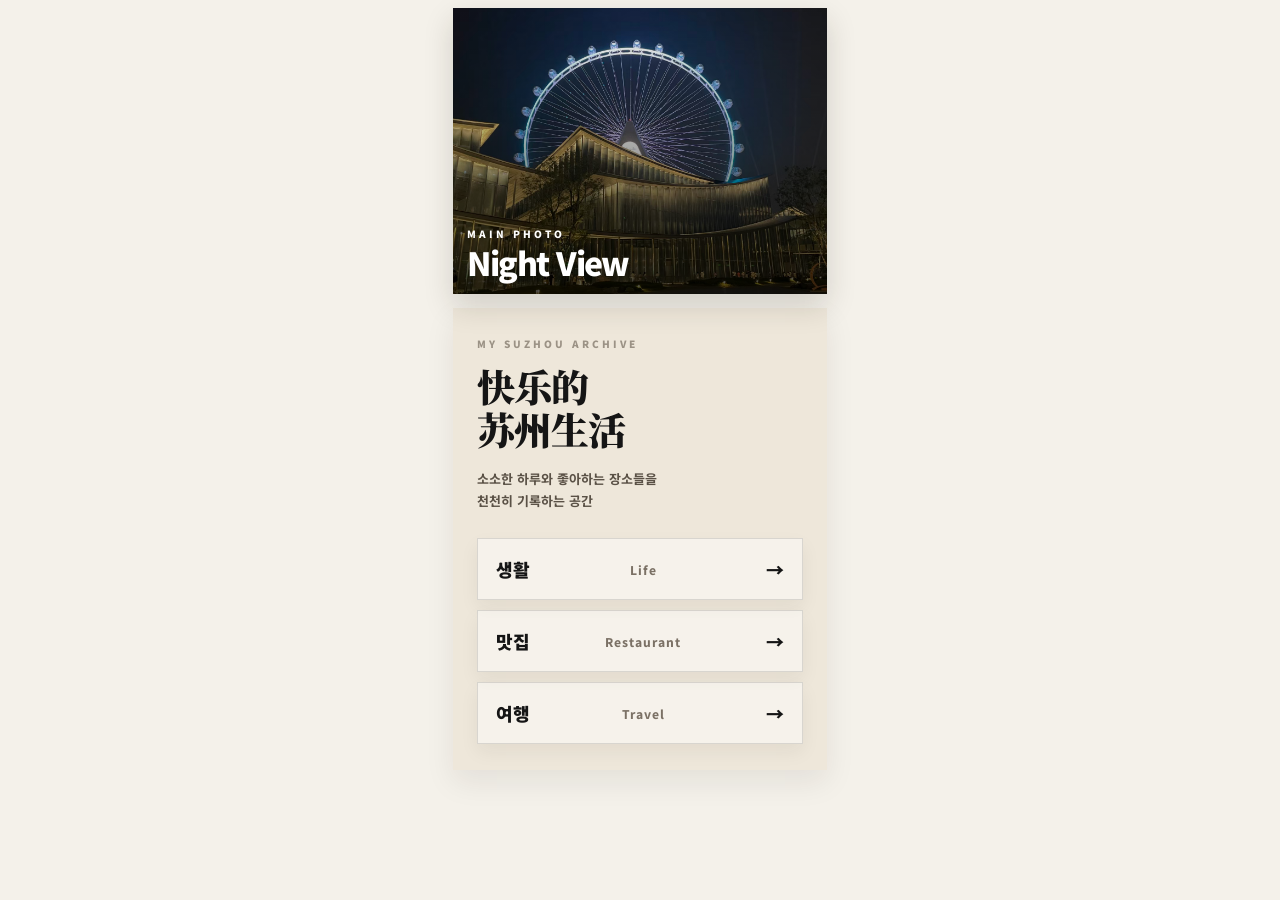
<file: index.html>
<!DOCTYPE html>
<html lang="ko">
<head>
  <meta charset="UTF-8">
  <meta http-equiv="Content-Type" content="text/html; charset=UTF-8">
  <meta name="viewport" content="width=device-width, initial-scale=1.0">
  <title>M-TR</title>
  <link rel="stylesheet" href="./style.css?v=50">
</head>
<body>

  <main class="page">

    <section class="hero-card">
      <img src="images/main.jpg" alt="main photo">

      <div class="hero-text">
        <p>MAIN PHOTO</p>
        <h1>Night View</h1>
      </div>
    </section>

    <section class="archive-card">

      <p class="sub-label">MY SUZHOU ARCHIVE</p>

      <h2 class="main-title">
        快乐的<br>
        苏州生活
      </h2>

      <p class="archive-sub">
        소소한 하루와 좋아하는 장소들을<br>
        천천히 기록하는 공간
      </p>

      <nav class="category-menu">
        <a href="life.html">
          <strong>생활</strong>
          <span>Life</span>
        </a>

        <a href="restaurants.html">
          <strong>맛집</strong>
          <span>Restaurant</span>
        </a>

        <a href="travel.html">
          <strong>여행</strong>
          <span>Travel</span>
        </a>
      </nav>

    </section>

  </main>

</body>
</html>
</file>
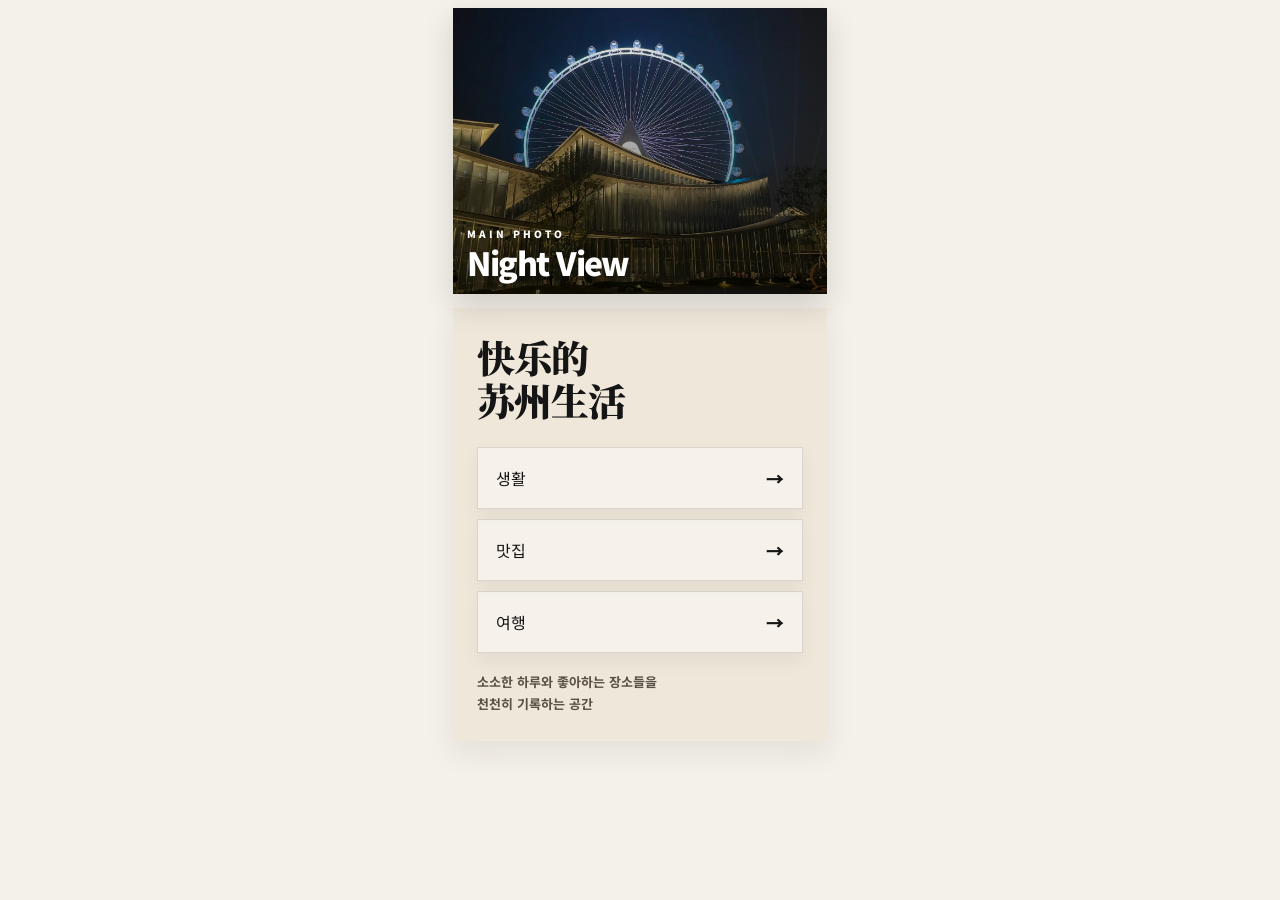
<file: life.html>
<!DOCTYPE html>
<html lang="ko">
<head>
  <meta charset="UTF-8">
  <meta http-equiv="Content-Type" content="text/html; charset=UTF-8">
  <meta name="viewport" content="width=device-width, initial-scale=1.0">
  <title>M-TR</title>
  <link rel="stylesheet" href="./style.css?v=24">
</head>
<body>

  <main class="page">

    <section class="hero-card">
      <img src="images/main.jpg" alt="main photo">

      <div class="hero-text">
        <p>MAIN PHOTO</p>
        <h1>Night View</h1>
      </div>
    </section>

    <section class="archive-card">

      <h2 class="main-title">
        快乐的<br>
        苏州生活
      </h2>

      <nav class="category-menu">
        <a href="life.html">생활</a>
        <a href="restaurants.html">맛집</a>
        <a href="travel.html">여행</a>
      </nav>

      <p class="archive-sub">
        소소한 하루와 좋아하는 장소들을<br>
        천천히 기록하는 공간
      </p>

    </section>

  </main>

</body>
</html>
</file>
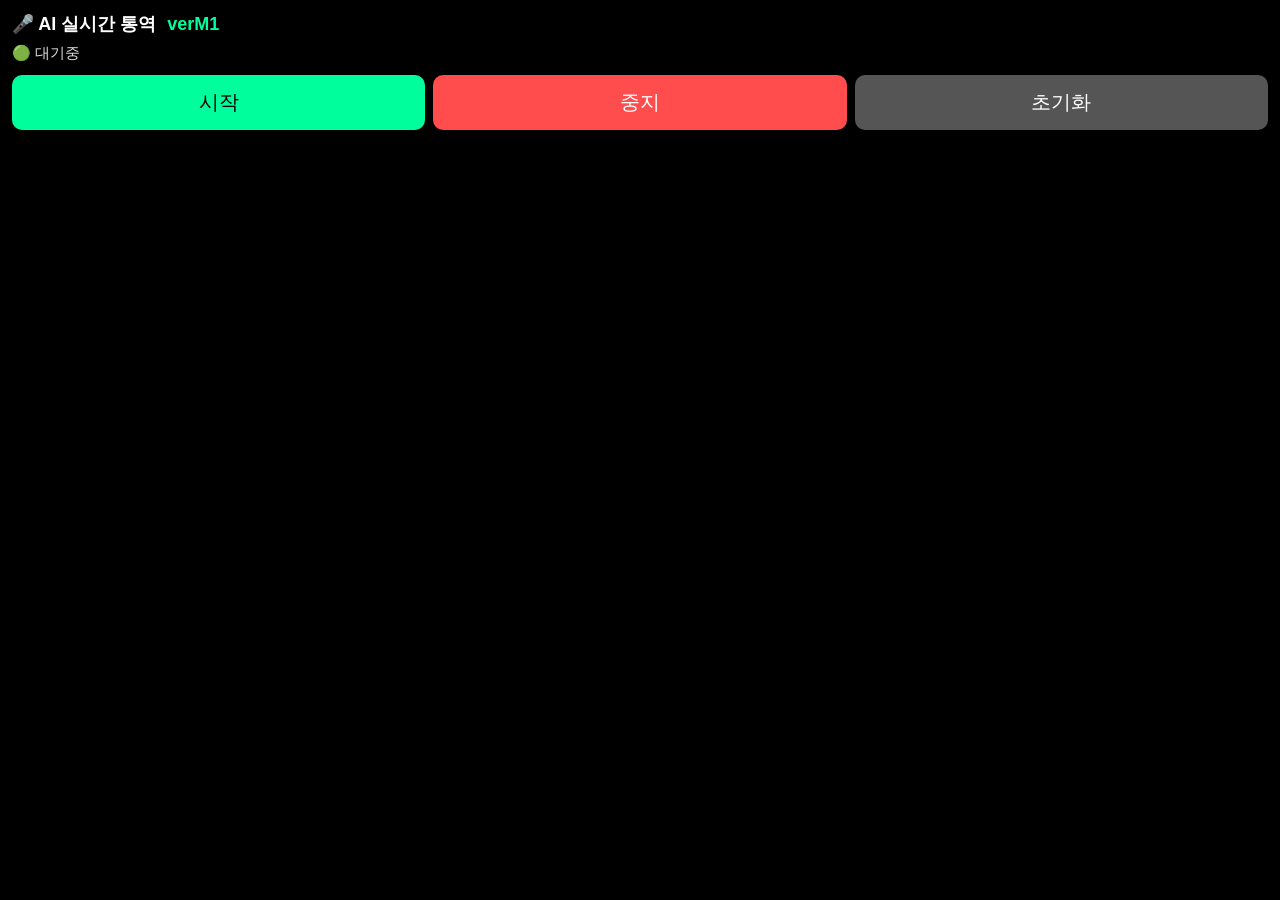
<file: mobile.html>
<!DOCTYPE html>
<html lang="ko">
<head>
<meta charset="UTF-8">
<meta name="viewport" content="width=device-width, initial-scale=1.0">
<title>AI 실시간 통역 mobile verM1</title>

<style>
body{
  background:#000;
  color:#fff;
  font-family:Arial, sans-serif;
  margin:0;
  overflow:hidden;
}

#header{
  position:fixed;
  top:12px;
  left:12px;
  right:12px;
  z-index:10;
}

#title{
  font-size:18px;
  font-weight:bold;
  color:#fff;
}

#version{
  color:#00FF9C;
  margin-left:6px;
}

#status{
  margin-top:8px;
  font-size:15px;
  color:#ddd;
}

#controls{
  margin-top:12px;
  display:flex;
  gap:8px;
  flex-wrap:wrap;
}

#controls button{
  flex:1;
  min-width:90px;
  font-size:20px;
  padding:14px 16px;
  border:none;
  border-radius:10px;
  cursor:pointer;
}

#startBtn{
  background:#00FF9C;
  color:#000;
}

#stopBtn{
  background:#ff4d4d;
  color:#fff;
}

#clearBtn{
  background:#555;
  color:#fff;
}

#subtitleBox{
  position:absolute;
  top:140px;
  bottom:0;
  left:0;
  right:0;
  overflow-y:auto;
  padding:16px;
  box-sizing:border-box;
  text-align:center;
}

.subtitle{
  font-size:30px;
  color:#00FF9C;
  font-weight:bold;
  max-width:95%;
  margin:14px auto;
  line-height:1.45;
  word-break:keep-all;
  white-space:pre-line;
}
</style>
</head>

<body>

<div id="header">
  <div id="title">
    🎤 AI 실시간 통역 <span id="version">verM1</span>
  </div>

  <div id="status">🟢 대기중</div>

  <div id="controls">
    <button id="startBtn" onclick="start()">시작</button>
    <button id="stopBtn" onclick="stop()">중지</button>
    <button id="clearBtn" onclick="clearSubtitle()">초기화</button>
  </div>
</div>

<div id="subtitleBox"></div>

<script>
let recognition;
let running = false;
let translating = false;
let lastSentence = "";
let queue = [];

const MAX_SUBTITLES = 6;
const MIN_SENTENCE_LENGTH = 5;

function cleanText(text){
  return text
    .replace(/^(啊|嗯|哦|这个|那个|然后|所以|就是|음|아|어|그|저기)+/g, "")
    .replace(/[.,!?。，！？…—-]/g, "")
    .replace(/\s+/g, " ")
    .trim();
}

function splitSentence(text){
  if(text.length > 24){
    text = text.replace(/(그리고|하지만|그래서|또|또한)/g, "\n$1");
  }
  return text;
}

function start(){
  if(running) return;

  const SpeechRecognitionClass = window.SpeechRecognition || window.webkitSpeechRecognition;
  if(!SpeechRecognitionClass){
    alert("이 브라우저에서는 음성 인식을 지원하지 않아요.");
    return;
  }

  running = true;
  document.getElementById("status").innerText = "🔴 통역중";

  recognition = new SpeechRecognitionClass();
  recognition.lang = "zh-CN";
  recognition.continuous = true;
  recognition.interimResults = false;
  recognition.maxAlternatives = 1;

  recognition.start();

  recognition.onresult = function(event){
    let sentence = event.results[event.results.length - 1][0].transcript;

    sentence = cleanText(sentence);

    if(sentence.length < MIN_SENTENCE_LENGTH) return;
    if(sentence === lastSentence) return;

    lastSentence = sentence;
    queue.push(sentence);
    processQueue();
  };

  recognition.onend = function(){
    if(running){
      try{
        recognition.start();
      }catch(e){}
    }
  };

  recognition.onerror = function(){
    // 모바일에서는 상태 문구 과하게 바꾸지 않음
  };
}

function stop(){
  running = false;

  if(recognition){
    try{
      recognition.stop();
    }catch(e){}
  }

  document.getElementById("status").innerText = "🟢 대기중";
}

async function processQueue(){
  if(translating) return;
  if(queue.length === 0) return;

  translating = true;
  const text = queue.shift();

  try{
    const url = `https://translate.googleapis.com/translate_a/single?client=gtx&sl=zh-CN&tl=ko&dt=t&q=${encodeURIComponent(text)}`;
    const res = await fetch(url);
    const data = await res.json();

    let translated = data?.[0]?.map(item => item[0]).join("") || "";
    translated = splitSentence(translated);
    translated = cleanText(translated);

    if(translated.length >= 2){
      addSubtitle(translated);
    }
  }catch(e){
    addSubtitle("번역 오류");
  }

  translating = false;
  processQueue();
}

function addSubtitle(text){
  const box = document.getElementById("subtitleBox");

  const div = document.createElement("div");
  div.className = "subtitle";
  div.innerText = text;

  box.appendChild(div);

  while(box.children.length > MAX_SUBTITLES){
    box.removeChild(box.firstChild);
  }

  box.scrollTop = box.scrollHeight;
}

function clearSubtitle(){
  document.getElementById("subtitleBox").innerHTML = "";
  queue = [];
  lastSentence = "";
}
</script>

</body>
</html>
</file>
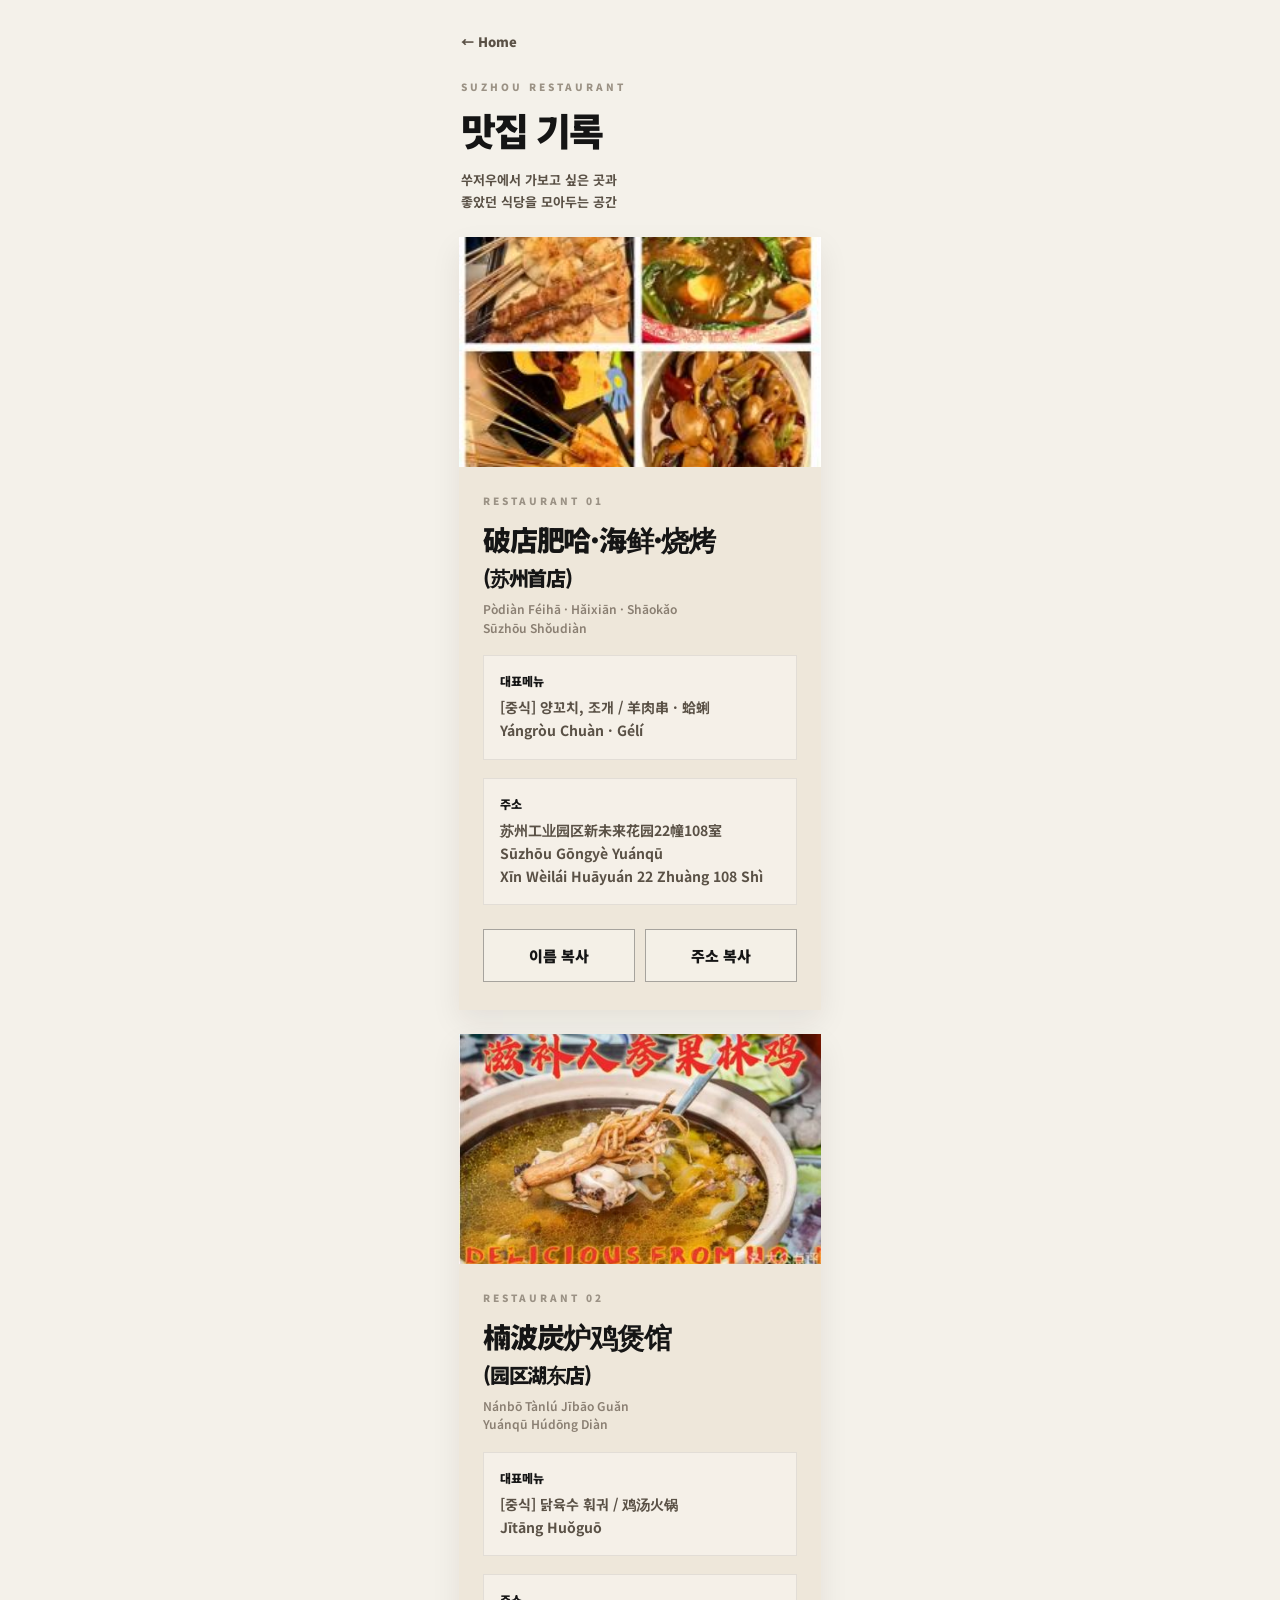
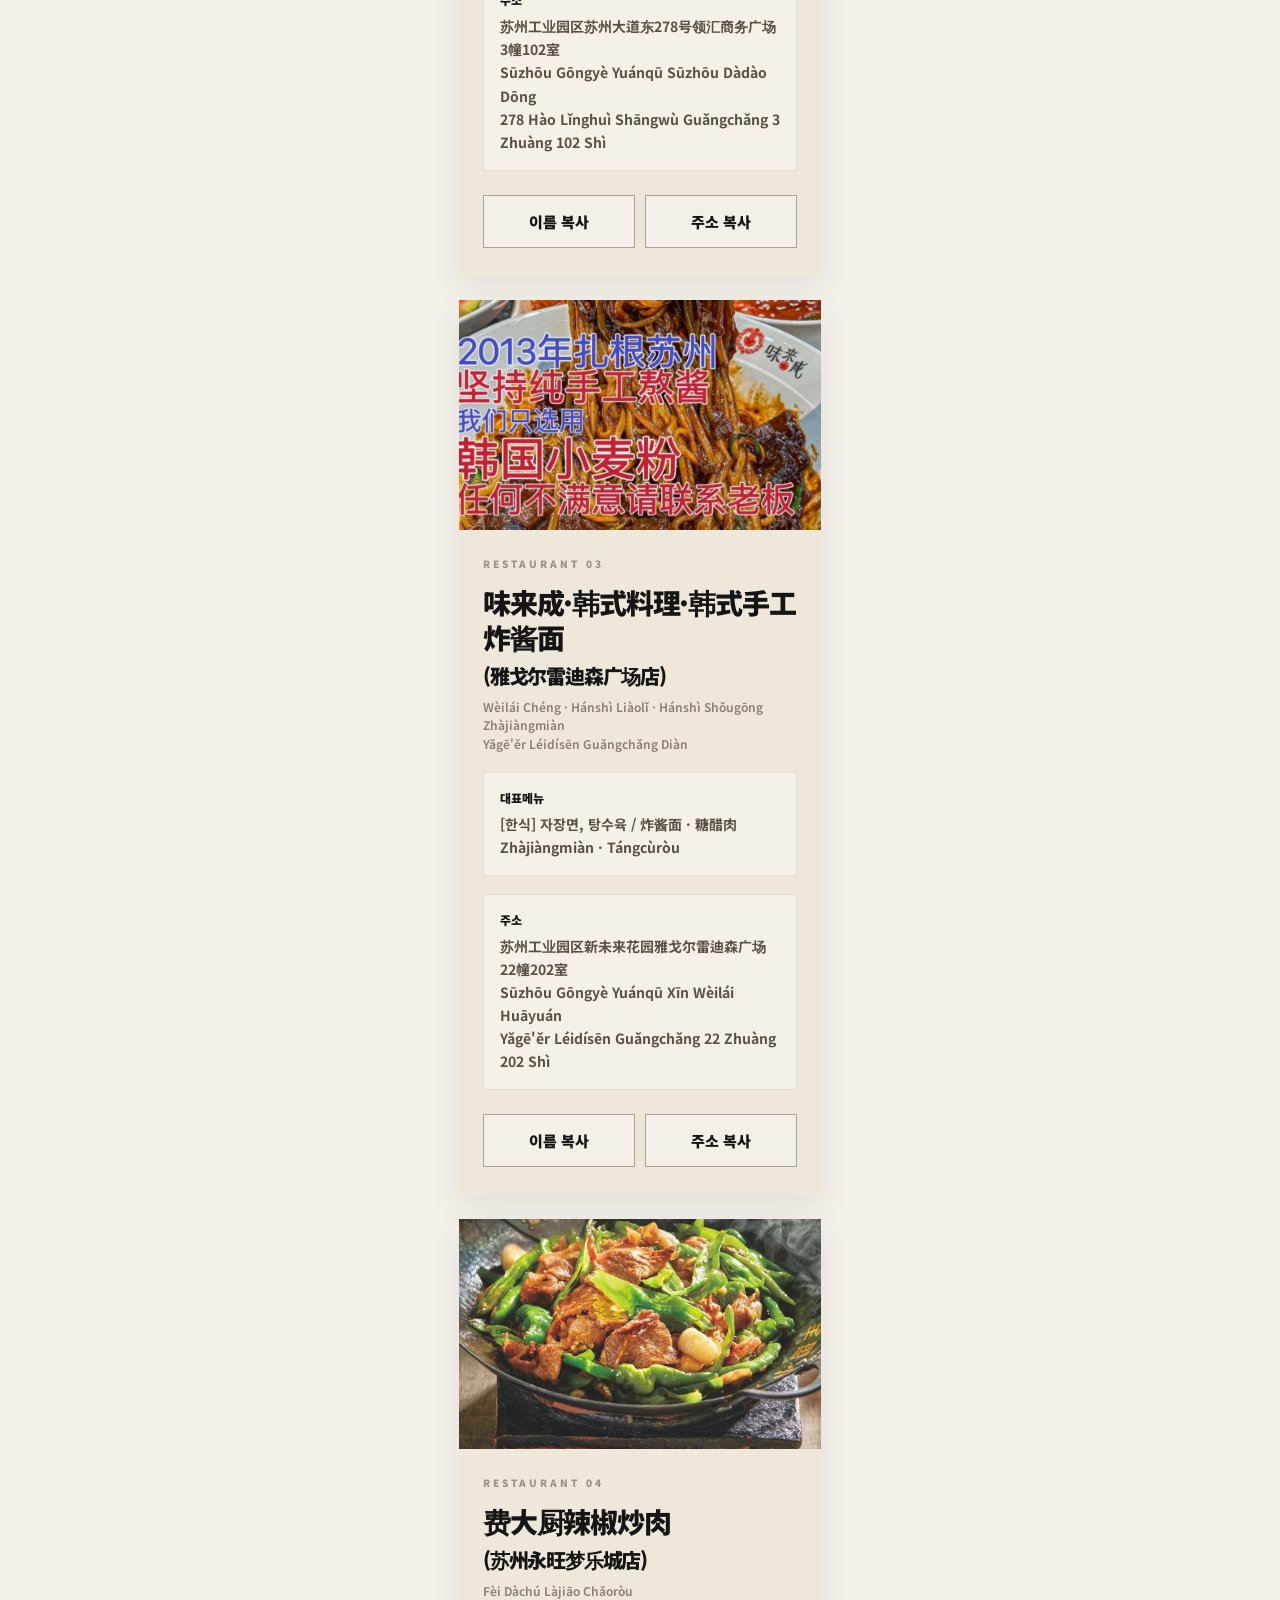
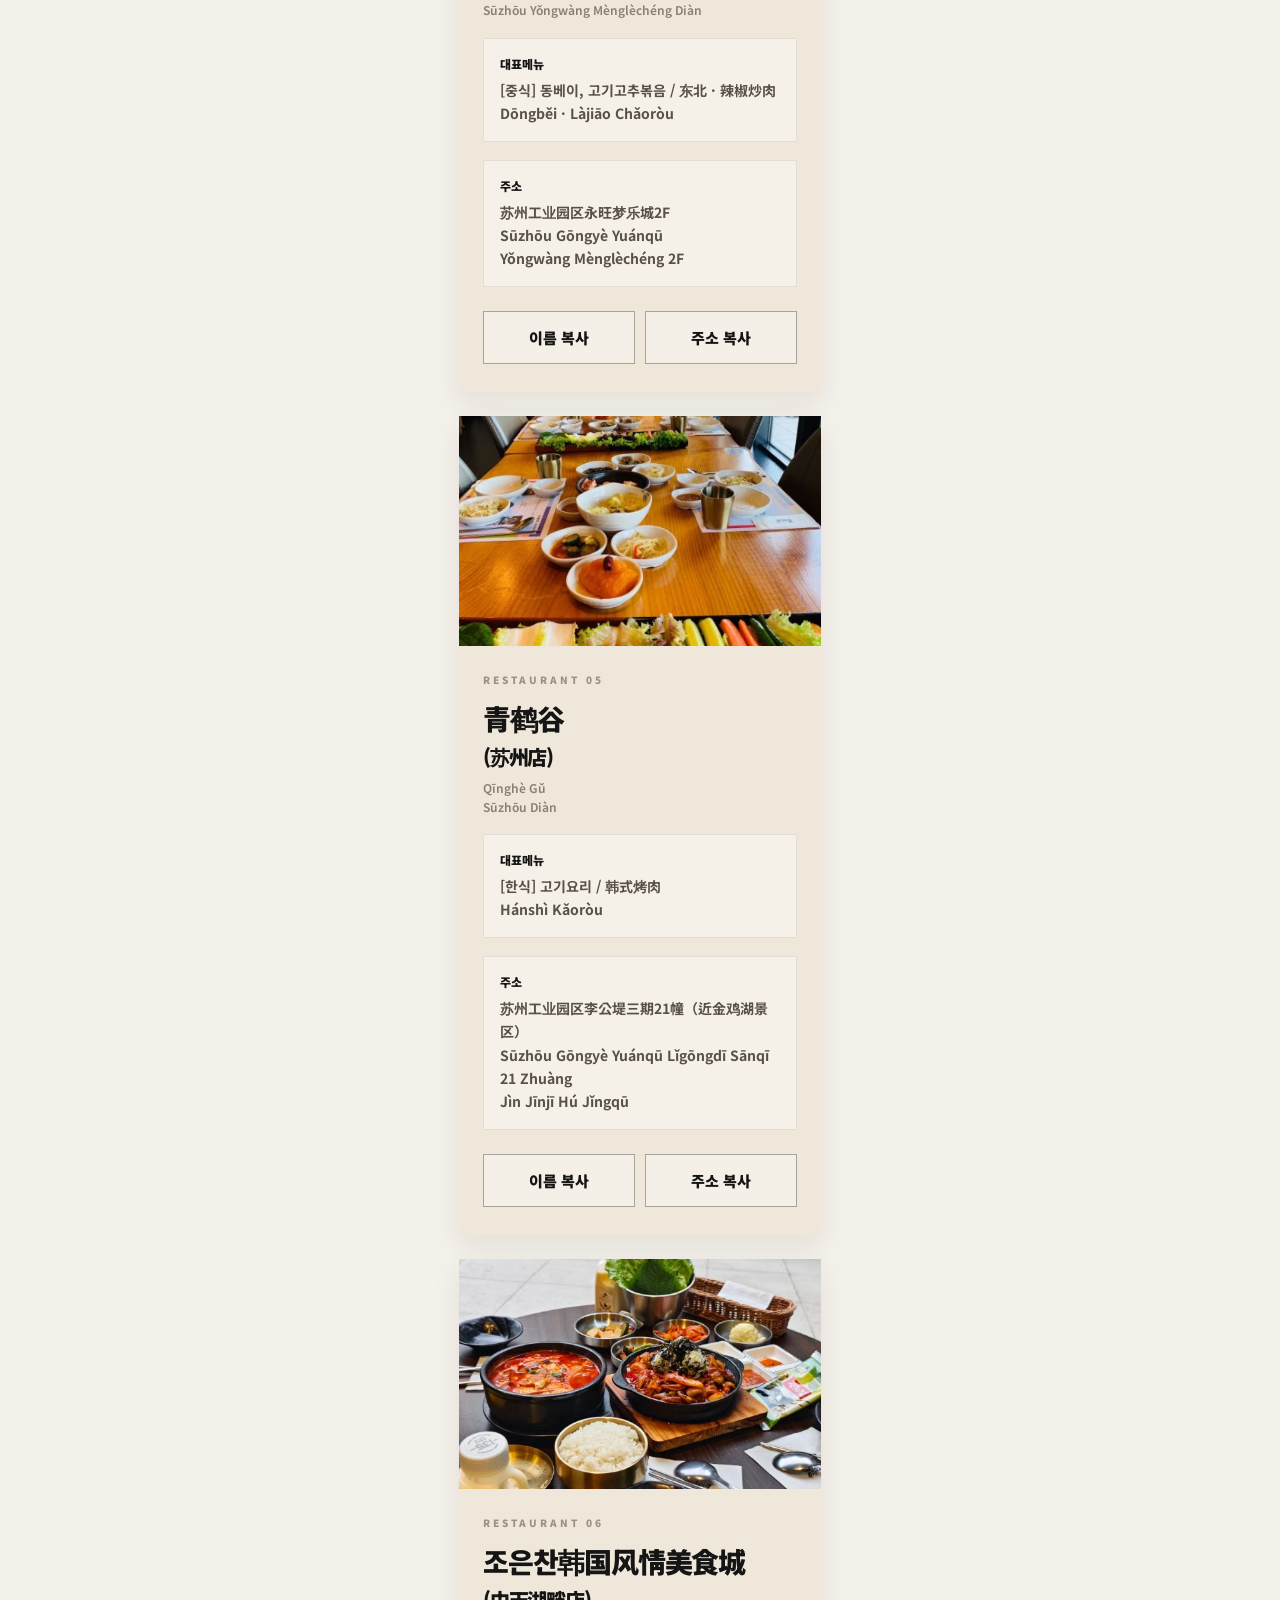
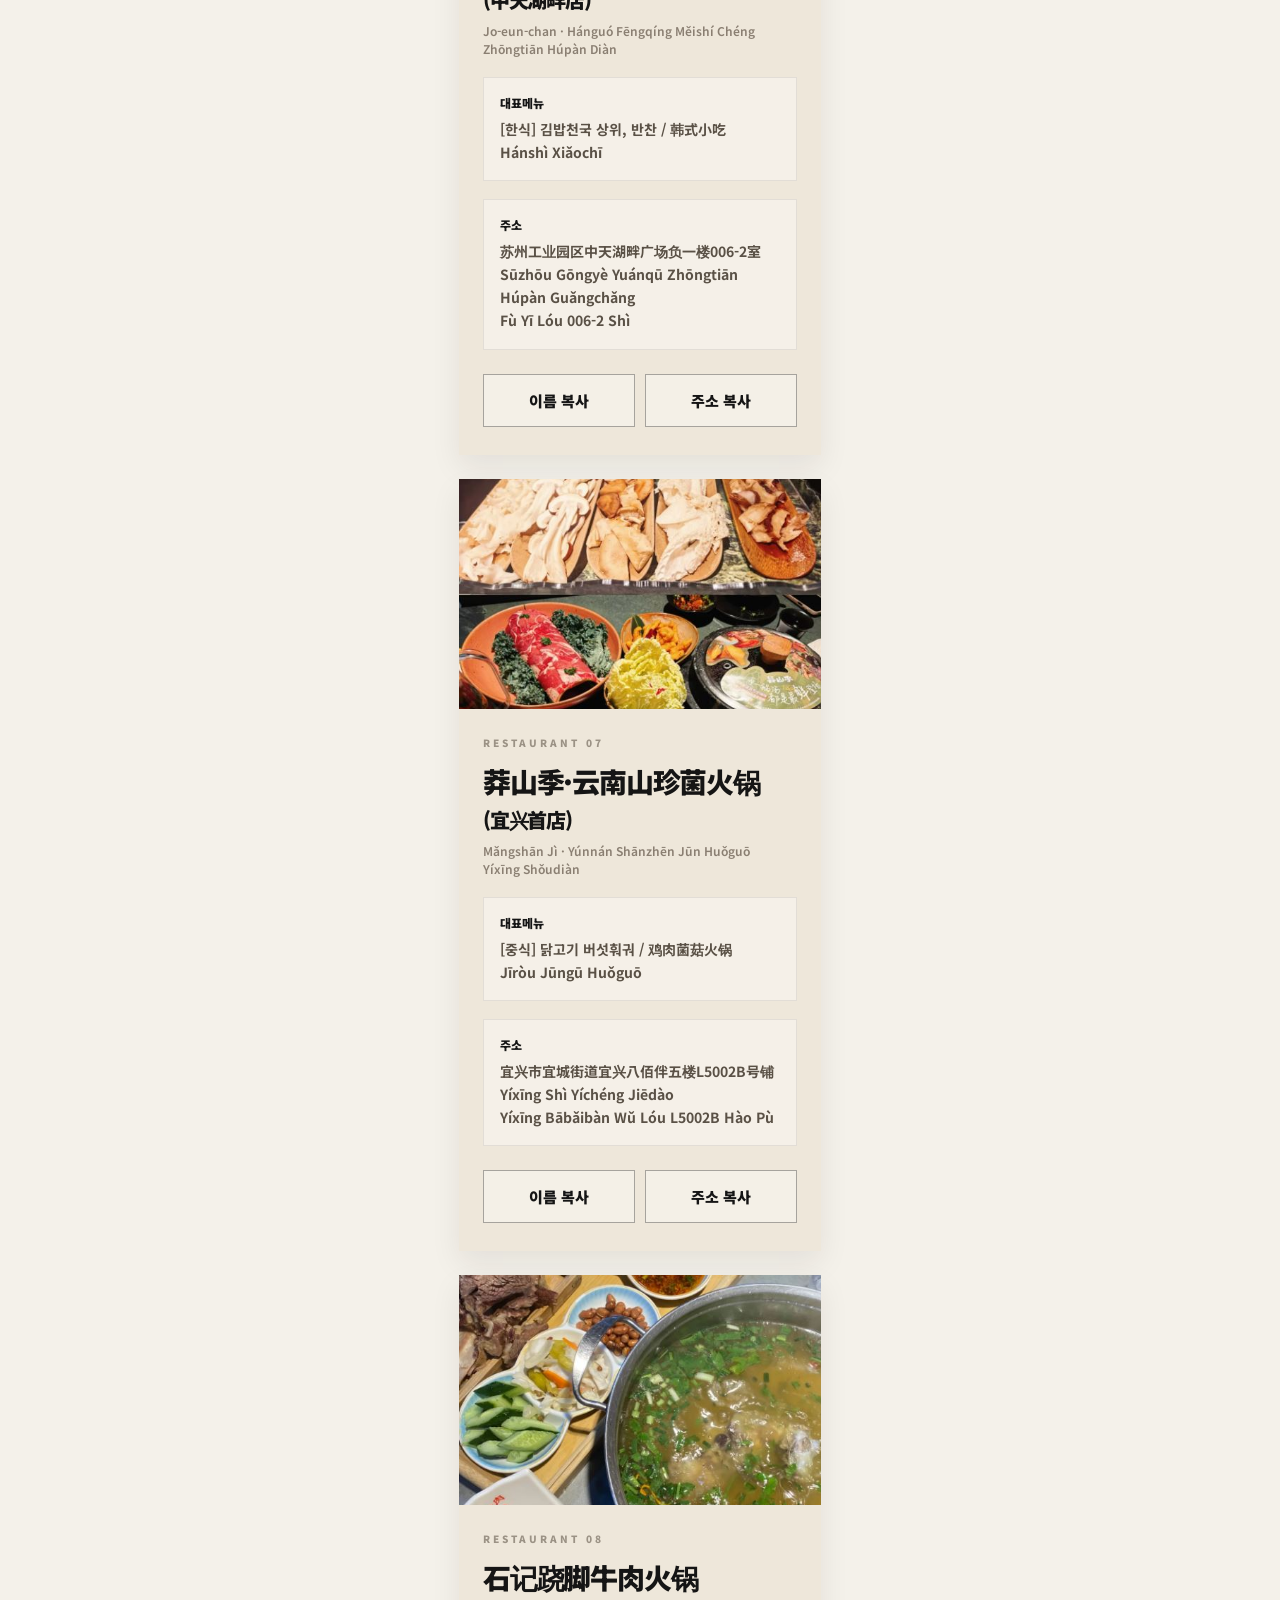
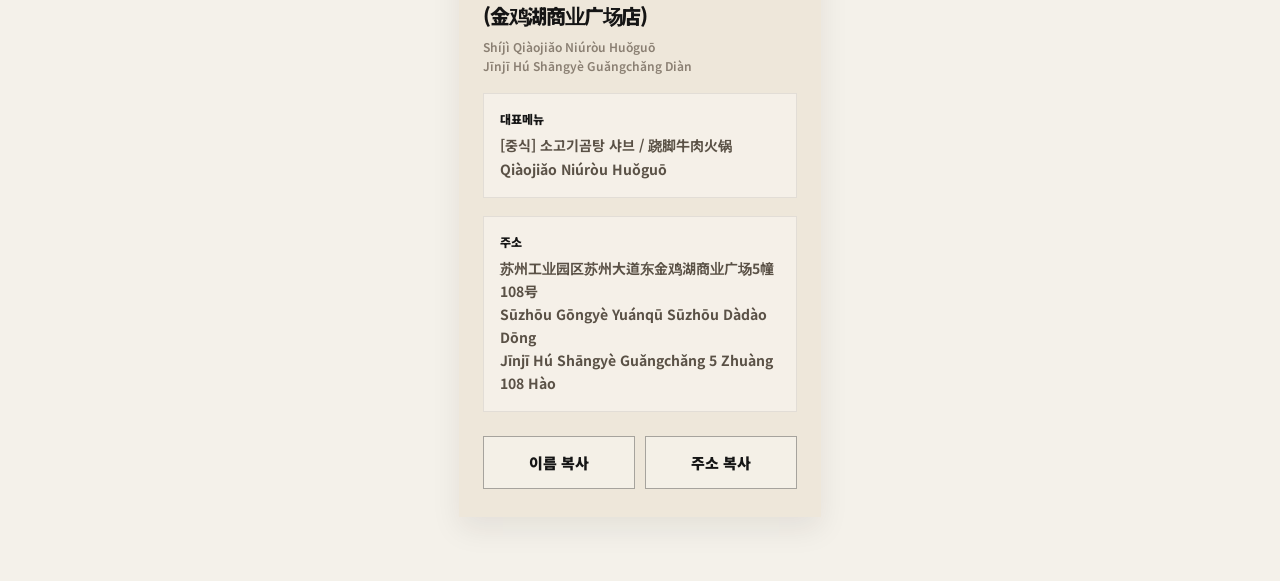
<file: restaurants.html>
<!DOCTYPE html>
<html lang="ko">
<head>
  <meta charset="UTF-8">
  <meta http-equiv="Content-Type" content="text/html; charset=UTF-8">
  <meta name="viewport" content="width=device-width, initial-scale=1.0">
  <title>맛집 | M-TR</title>
  <link rel="stylesheet" href="./style.css?v=999">
</head>
<body>

  <main class="food-page">

    <header class="food-header">
      <a href="index.html" class="back-link">← Home</a>
      <p>SUZHOU RESTAURANT</p>
      <h1>맛집 기록</h1>
      <span>
        쑤저우에서 가보고 싶은 곳과<br>
        좋았던 식당을 모아두는 공간
      </span>
    </header>

    <!-- 맛집 01 -->
    <section class="restaurant-card">

      <div class="restaurant-photo">
        <img src="./images/f1.JPG" alt="맛집 대표사진">
      </div>

      <div class="restaurant-info">
        <p class="restaurant-tag">RESTAURANT 01</p>

        <h2 id="restaurantName1">
          破店肥哈·海鲜·烧烤<br>
          <span class="small-name">(苏州首店)</span>
        </h2>

        <p class="pinyin">
          Pòdiàn Féihā · Hǎixiān · Shāokǎo<br>
          Sūzhōu Shǒudiàn
        </p>

        <div class="info-block">
          <strong>대표메뉴</strong>
          <p id="restaurantMenu1">[중식] 양꼬치, 조개 / 羊肉串 · 蛤蜊</p>
          <p class="pinyin">Yángròu Chuàn · Gélí</p>
        </div>

        <div class="info-block">
          <strong>주소</strong>
          <p id="restaurantAddress1">苏州工业园区新未来花园22幢108室</p>
          <p class="pinyin">
            Sūzhōu Gōngyè Yuánqū<br>
            Xīn Wèilái Huāyuán 22 Zhuàng 108 Shì
          </p>
        </div>

        <div class="button-grid">
          <button onclick="copyText('restaurantName1')">이름 복사</button>
          <button onclick="copyText('restaurantAddress1')">주소 복사</button>
        </div>
      </div>

    </section>

    <!-- 맛집 02 -->
    <section class="restaurant-card">

      <div class="restaurant-photo">
        <img src="./images/f2.JPG" alt="맛집 대표사진">
      </div>

      <div class="restaurant-info">
        <p class="restaurant-tag">RESTAURANT 02</p>

        <h2 id="restaurantName2">
          楠波炭炉鸡煲馆<br>
          <span class="small-name">(园区湖东店)</span>
        </h2>

        <p class="pinyin">
          Nánbō Tànlú Jībāo Guǎn<br>
          Yuánqū Húdōng Diàn
        </p>

        <div class="info-block">
          <strong>대표메뉴</strong>
          <p id="restaurantMenu2">[중식] 닭육수 훠궈 / 鸡汤火锅</p>
          <p class="pinyin">Jītāng Huǒguō</p>
        </div>

        <div class="info-block">
          <strong>주소</strong>
          <p id="restaurantAddress2">苏州工业园区苏州大道东278号领汇商务广场3幢102室</p>
          <p class="pinyin">
            Sūzhōu Gōngyè Yuánqū Sūzhōu Dàdào Dōng<br>
            278 Hào Lǐnghuì Shāngwù Guǎngchǎng 3 Zhuàng 102 Shì
          </p>
        </div>

        <div class="button-grid">
          <button onclick="copyText('restaurantName2')">이름 복사</button>
          <button onclick="copyText('restaurantAddress2')">주소 복사</button>
        </div>
      </div>

    </section>

    <!-- 맛집 03 -->
    <section class="restaurant-card">

      <div class="restaurant-photo">
        <img src="./images/f3.JPG" alt="맛집 대표사진">
      </div>

      <div class="restaurant-info">
        <p class="restaurant-tag">RESTAURANT 03</p>

        <h2 id="restaurantName3">
          味来成·韩式料理·韩式手工炸酱面<br>
          <span class="small-name">(雅戈尔雷迪森广场店)</span>
        </h2>

        <p class="pinyin">
          Wèilái Chéng · Hánshì Liàolǐ · Hánshì Shǒugōng Zhàjiàngmiàn<br>
          Yǎgē'ěr Léidísēn Guǎngchǎng Diàn
        </p>

        <div class="info-block">
          <strong>대표메뉴</strong>
          <p id="restaurantMenu3">[한식] 자장면, 탕수육 / 炸酱面 · 糖醋肉</p>
          <p class="pinyin">Zhàjiàngmiàn · Tángcùròu</p>
        </div>

        <div class="info-block">
          <strong>주소</strong>
          <p id="restaurantAddress3">苏州工业园区新未来花园雅戈尔雷迪森广场22幢202室</p>
          <p class="pinyin">
            Sūzhōu Gōngyè Yuánqū Xīn Wèilái Huāyuán<br>
            Yǎgē'ěr Léidísēn Guǎngchǎng 22 Zhuàng 202 Shì
          </p>
        </div>

        <div class="button-grid">
          <button onclick="copyText('restaurantName3')">이름 복사</button>
          <button onclick="copyText('restaurantAddress3')">주소 복사</button>
        </div>
      </div>

    </section>

    <!-- 맛집 04 -->
    <section class="restaurant-card">

      <div class="restaurant-photo">
        <img src="./images/f4.JPG" alt="맛집 대표사진">
      </div>

      <div class="restaurant-info">
        <p class="restaurant-tag">RESTAURANT 04</p>

        <h2 id="restaurantName4">
          费大厨辣椒炒肉<br>
          <span class="small-name">(苏州永旺梦乐城店)</span>
        </h2>

        <p class="pinyin">
          Fèi Dàchú Làjiāo Chǎoròu<br>
          Sūzhōu Yǒngwàng Mènglèchéng Diàn
        </p>

        <div class="info-block">
          <strong>대표메뉴</strong>
          <p id="restaurantMenu4">[중식] 동베이, 고기고추볶음 / 东北 · 辣椒炒肉</p>
          <p class="pinyin">Dōngběi · Làjiāo Chǎoròu</p>
        </div>

        <div class="info-block">
          <strong>주소</strong>
          <p id="restaurantAddress4">苏州工业园区永旺梦乐城2F</p>
          <p class="pinyin">
            Sūzhōu Gōngyè Yuánqū<br>
            Yǒngwàng Mènglèchéng 2F
          </p>
        </div>

        <div class="button-grid">
          <button onclick="copyText('restaurantName4')">이름 복사</button>
          <button onclick="copyText('restaurantAddress4')">주소 복사</button>
        </div>
      </div>

    </section>

    <!-- 맛집 05 -->
    <section class="restaurant-card">

      <div class="restaurant-photo">
        <img src="./images/f5.JPG" alt="맛집 대표사진">
      </div>

      <div class="restaurant-info">
        <p class="restaurant-tag">RESTAURANT 05</p>

        <h2 id="restaurantName5">
          青鹤谷<br>
          <span class="small-name">(苏州店)</span>
        </h2>

        <p class="pinyin">
          Qīnghè Gǔ<br>
          Sūzhōu Diàn
        </p>

        <div class="info-block">
          <strong>대표메뉴</strong>
          <p id="restaurantMenu5">[한식] 고기요리 / 韩式烤肉</p>
          <p class="pinyin">Hánshì Kǎoròu</p>
        </div>

        <div class="info-block">
          <strong>주소</strong>
          <p id="restaurantAddress5">苏州工业园区李公堤三期21幢（近金鸡湖景区）</p>
          <p class="pinyin">
            Sūzhōu Gōngyè Yuánqū Lǐgōngdī Sānqī 21 Zhuàng<br>
            Jìn Jīnjī Hú Jǐngqū
          </p>
        </div>

        <div class="button-grid">
          <button onclick="copyText('restaurantName5')">이름 복사</button>
          <button onclick="copyText('restaurantAddress5')">주소 복사</button>
        </div>
      </div>

    </section>

    <!-- 맛집 06 -->
    <section class="restaurant-card">

      <div class="restaurant-photo">
        <img src="./images/f6.JPG" alt="맛집 대표사진">
      </div>

      <div class="restaurant-info">
        <p class="restaurant-tag">RESTAURANT 06</p>

        <h2 id="restaurantName6">
          조은찬韩国风情美食城<br>
          <span class="small-name">(中天湖畔店)</span>
        </h2>

        <p class="pinyin">
          Jo-eun-chan · Hánguó Fēngqíng Měishí Chéng<br>
          Zhōngtiān Húpàn Diàn
        </p>

        <div class="info-block">
          <strong>대표메뉴</strong>
          <p id="restaurantMenu6">[한식] 김밥천국 상위, 반찬 / 韩式小吃</p>
          <p class="pinyin">Hánshì Xiǎochī</p>
        </div>

        <div class="info-block">
          <strong>주소</strong>
          <p id="restaurantAddress6">苏州工业园区中天湖畔广场负一楼006-2室</p>
          <p class="pinyin">
            Sūzhōu Gōngyè Yuánqū Zhōngtiān Húpàn Guǎngchǎng<br>
            Fù Yī Lóu 006-2 Shì
          </p>
        </div>

        <div class="button-grid">
          <button onclick="copyText('restaurantName6')">이름 복사</button>
          <button onclick="copyText('restaurantAddress6')">주소 복사</button>
        </div>
      </div>

    </section>

    <!-- 맛집 07 -->
    <section class="restaurant-card">

      <div class="restaurant-photo">
        <img src="./images/f7.JPG" alt="맛집 대표사진">
      </div>

      <div class="restaurant-info">
        <p class="restaurant-tag">RESTAURANT 07</p>

        <h2 id="restaurantName7">
          莽山季·云南山珍菌火锅<br>
          <span class="small-name">(宜兴首店)</span>
        </h2>

        <p class="pinyin">
          Mǎngshān Jì · Yúnnán Shānzhēn Jūn Huǒguō<br>
          Yíxīng Shǒudiàn
        </p>

        <div class="info-block">
          <strong>대표메뉴</strong>
          <p id="restaurantMenu7">[중식] 닭고기 버섯훠궈 / 鸡肉菌菇火锅</p>
          <p class="pinyin">Jīròu Jūngū Huǒguō</p>
        </div>

        <div class="info-block">
          <strong>주소</strong>
          <p id="restaurantAddress7">宜兴市宜城街道宜兴八佰伴五楼L5002B号铺</p>
          <p class="pinyin">
            Yíxīng Shì Yíchéng Jiēdào<br>
            Yíxīng Bābǎibàn Wǔ Lóu L5002B Hào Pù
          </p>
        </div>

        <div class="button-grid">
          <button onclick="copyText('restaurantName7')">이름 복사</button>
          <button onclick="copyText('restaurantAddress7')">주소 복사</button>
        </div>
      </div>

    </section>

    <!-- 맛집 08 -->
    <section class="restaurant-card">

      <div class="restaurant-photo">
        <img src="./images/f8.JPG" alt="맛집 대표사진">
      </div>

      <div class="restaurant-info">
        <p class="restaurant-tag">RESTAURANT 08</p>

        <h2 id="restaurantName8">
          石记跷脚牛肉火锅<br>
          <span class="small-name">(金鸡湖商业广场店)</span>
        </h2>

        <p class="pinyin">
          Shíjì Qiàojiǎo Niúròu Huǒguō<br>
          Jīnjī Hú Shāngyè Guǎngchǎng Diàn
        </p>

        <div class="info-block">
          <strong>대표메뉴</strong>
          <p id="restaurantMenu8">[중식] 소고기곰탕 샤브 / 跷脚牛肉火锅</p>
          <p class="pinyin">Qiàojiǎo Niúròu Huǒguō</p>
        </div>

        <div class="info-block">
          <strong>주소</strong>
          <p id="restaurantAddress8">苏州工业园区苏州大道东金鸡湖商业广场5幢108号</p>
          <p class="pinyin">
            Sūzhōu Gōngyè Yuánqū Sūzhōu Dàdào Dōng<br>
            Jīnjī Hú Shāngyè Guǎngchǎng 5 Zhuàng 108 Hào
          </p>
        </div>

        <div class="button-grid">
          <button onclick="copyText('restaurantName8')">이름 복사</button>
          <button onclick="copyText('restaurantAddress8')">주소 복사</button>
        </div>
      </div>

    </section>

  </main>

  <script>
    function copyText(id) {
      const text = document.getElementById(id).innerText.replace(/\n/g, " ");

      if (navigator.clipboard) {
        navigator.clipboard.writeText(text).then(function () {
          alert("복사됐어요!");
        });
      } else {
        const tempInput = document.createElement("textarea");
        tempInput.value = text;
        document.body.appendChild(tempInput);
        tempInput.select();
        document.execCommand("copy");
        document.body.removeChild(tempInput);
        alert("복사됐어요!");
      }
    }
  </script>

</body>
</html>
</file>
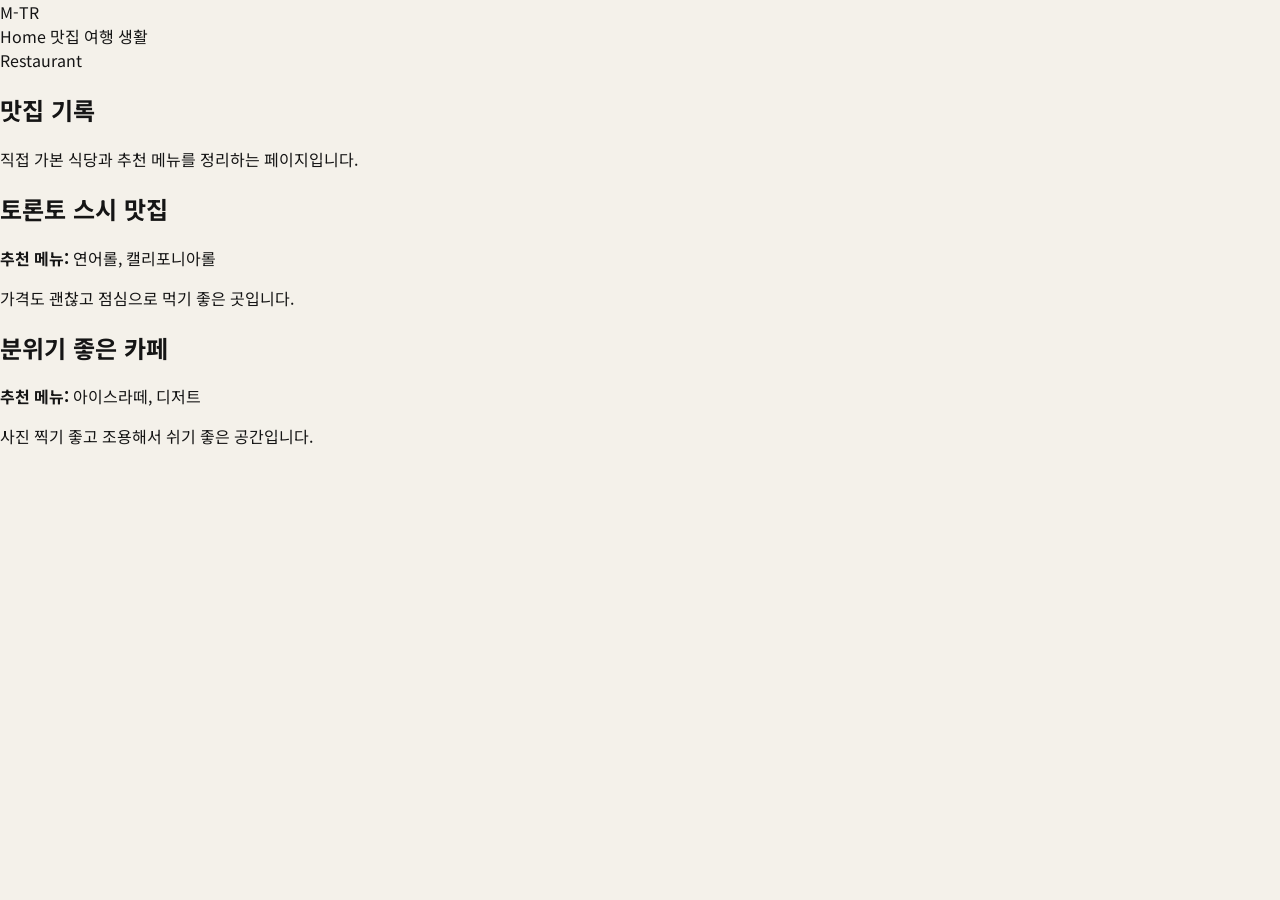
<file: travel.html>
<!DOCTYPE html>
<html lang="ko">
<head>
  <meta charset="UTF-8">
  <meta name="viewport" content="width=device-width, initial-scale=1.0">
  <title>맛집 | M-TR</title>
  <link rel="stylesheet" href="style.css">
</head>
<body>

  <header class="header">
    <nav class="nav">
      <a href="index.html" class="logo">M-TR</a>

      <div class="menu">
        <a href="index.html">Home</a>
        <a href="restaurants.html">맛집</a>
        <a href="travel.html">여행</a>
        <a href="life.html">생활</a>
      </div>
    </nav>
  </header>

  <main>
    <section class="hero">
      <div class="hero-box">
        <span>Restaurant</span>
        <h1>맛집 기록</h1>
        <p>직접 가본 식당과 추천 메뉴를 정리하는 페이지입니다.</p>
      </div>
    </section>

    <section class="section">
      <div class="post-list">
        <article class="post">
          <h2>토론토 스시 맛집</h2>
          <p><strong>추천 메뉴:</strong> 연어롤, 캘리포니아롤</p>
          <p>가격도 괜찮고 점심으로 먹기 좋은 곳입니다.</p>
        </article>

        <article class="post">
          <h2>분위기 좋은 카페</h2>
          <p><strong>추천 메뉴:</strong> 아이스라떼, 디저트</p>
          <p>사진 찍기 좋고 조용해서 쉬기 좋은 공간입니다.</p>
        </article>
      </div>
    </section>
  </main>

</body>
</html>
</file>
<file: style.css>
@import url('https://fonts.googleapis.com/css2?family=Noto+Serif+SC:wght@700;900&family=Noto+Sans+KR:wght@400;700;900&display=swap');

* {
  box-sizing: border-box;
}

html {
  -webkit-text-size-adjust: 100%;
}

body {
  margin: 0;
  background: #f4f1ea;
  color: #151515;
  font-family: "Noto Sans KR", Arial, Helvetica, sans-serif;
}

a {
  color: inherit;
  text-decoration: none;
}

/* main page */

.page {
  width: 100%;
  max-width: 390px;
  min-height: 100vh;
  margin: 0 auto;
  padding: 8px 8px 34px;
}

.hero-card {
  position: relative;
  width: 100%;
  height: 286px;
  overflow: hidden;
  background: #111;
  box-shadow: 0 12px 28px rgba(35, 28, 20, 0.16);
}

.hero-card img {
  width: 100%;
  height: 100%;
  object-fit: cover;
  object-position: center;
  display: block;
}

.hero-card::after {
  content: "";
  position: absolute;
  inset: 0;
  background: linear-gradient(
    to bottom,
    rgba(0, 0, 0, 0.02),
    rgba(0, 0, 0, 0.68)
  );
}

.hero-text {
  position: absolute;
  left: 14px;
  bottom: 17px;
  z-index: 2;
  color: white;
}

.hero-text p {
  margin: 0 0 6px;
  font-size: 10px;
  letter-spacing: 3px;
  font-weight: 900;
}

.hero-text h1 {
  margin: 0;
  font-size: 32px;
  line-height: 0.95;
  letter-spacing: -1.5px;
  font-weight: 900;
}

.archive-card {
  margin-top: 14px;
  padding: 28px 24px 26px;
  background: #eee7da;
  box-shadow: 0 12px 28px rgba(35, 28, 20, 0.08);
}

.sub-label {
  margin: 0 0 14px;
  font-size: 10px;
  letter-spacing: 3px;
  color: #9b9285;
  font-weight: 900;
}

.main-title {
  margin: 0;
  font-family: "Noto Serif SC", "Songti SC", serif;
  font-size: 38px;
  line-height: 1.12;
  letter-spacing: -1px;
  font-weight: 900;
  color: #151515;
}

.archive-sub {
  margin: 18px 0 0;
  font-size: 13px;
  line-height: 1.7;
  color: #5a5146;
  font-weight: 700;
}

.category-menu {
  display: grid;
  grid-template-columns: 1fr;
  gap: 10px;
  margin-top: 26px;
}

.category-menu a {
  display: flex;
  align-items: center;
  justify-content: space-between;
  padding: 17px 18px;
  background: rgba(255, 255, 255, 0.45);
  border: 1.5px solid rgba(0, 0, 0, 0.12);
  box-shadow: 0 8px 18px rgba(35, 28, 20, 0.06);
  transition: 0.2s ease;
}

.category-menu a strong {
  font-size: 18px;
  font-weight: 900;
}

.category-menu a span {
  font-size: 12px;
  color: #7b7165;
  font-weight: 800;
  letter-spacing: 1px;
}

.category-menu a::after {
  content: "→";
  margin-left: 10px;
  font-size: 18px;
  font-weight: 900;
}

.category-menu a:hover,
.category-menu a:active {
  background: #151515;
  color: white;
  transform: translateY(-2px);
}

.category-menu a:hover span,
.category-menu a:active span {
  color: #d8cfbd;
}

/* restaurants page */

.food-page {
  width: 100%;
  max-width: 390px;
  min-height: 100vh;
  margin: 0 auto;
  padding: 18px 14px 40px;
  background: #f4f1ea;
}

.food-header {
  padding: 10px 2px 24px;
}

.back-link {
  display: inline-block;
  margin-bottom: 28px;
  font-size: 13px;
  font-weight: 900;
  color: #5a5146;
}

.food-header p {
  margin: 0 0 8px;
  font-size: 10px;
  letter-spacing: 3px;
  color: #9b9285;
  font-weight: 900;
}

.food-header h1 {
  margin: 0;
  font-size: 38px;
  letter-spacing: -2px;
  font-weight: 900;
}

.food-header span {
  display: block;
  margin-top: 12px;
  font-size: 13px;
  line-height: 1.7;
  color: #5a5146;
  font-weight: 700;
}

.restaurant-card {
  background: #eee7da;
  box-shadow: 0 12px 28px rgba(35, 28, 20, 0.08);
  overflow: hidden;
  margin-bottom: 24px;
}

.restaurant-photo {
  width: 100%;
  height: 230px;
  background: #ddd;
}

.restaurant-photo img {
  width: 100%;
  height: 100%;
  object-fit: cover;
  object-position: center;
  display: block;
}

.restaurant-info {
  padding: 26px 24px 28px;
}

.restaurant-tag {
  margin: 0 0 14px;
  font-size: 10px;
  letter-spacing: 3px;
  color: #9b9285;
  font-weight: 900;
}

.restaurant-info h2 {
  margin: 0 0 8px;
  font-size: 28px;
  line-height: 1.25;
  letter-spacing: -1.2px;
  font-weight: 900;
}

.small-name {
  font-size: 20px;
}

.pinyin {
  margin: 6px 0 0;
  font-size: 12px;
  line-height: 1.55;
  color: #8a7f72;
  font-weight: 600;
}

.info-block {
  margin-top: 18px;
  margin-bottom: 14px;
  padding: 16px;
  background: rgba(255, 255, 255, 0.38);
  border: 1px solid rgba(0, 0, 0, 0.08);
}

.info-block strong {
  display: block;
  margin-bottom: 7px;
  font-size: 12px;
  color: #151515;
  font-weight: 900;
}

.info-block p {
  margin: 0;
  font-size: 14px;
  line-height: 1.65;
  color: #5a5146;
  font-weight: 700;
}

.button-grid {
  display: grid;
  grid-template-columns: 1fr 1fr;
  gap: 10px;
  margin-top: 24px;
}

.button-grid button {
  width: 100%;
  padding: 15px 10px;
  border: 1.5px solid rgba(0, 0, 0, 0.32);
  background: rgba(255, 255, 255, 0.35);
  color: #151515;
  text-align: center;
  font-size: 15px;
  font-weight: 900;
  font-family: inherit;
  cursor: pointer;
}

.button-grid button:active {
  background: #151515;
  color: white;
}
</file>
